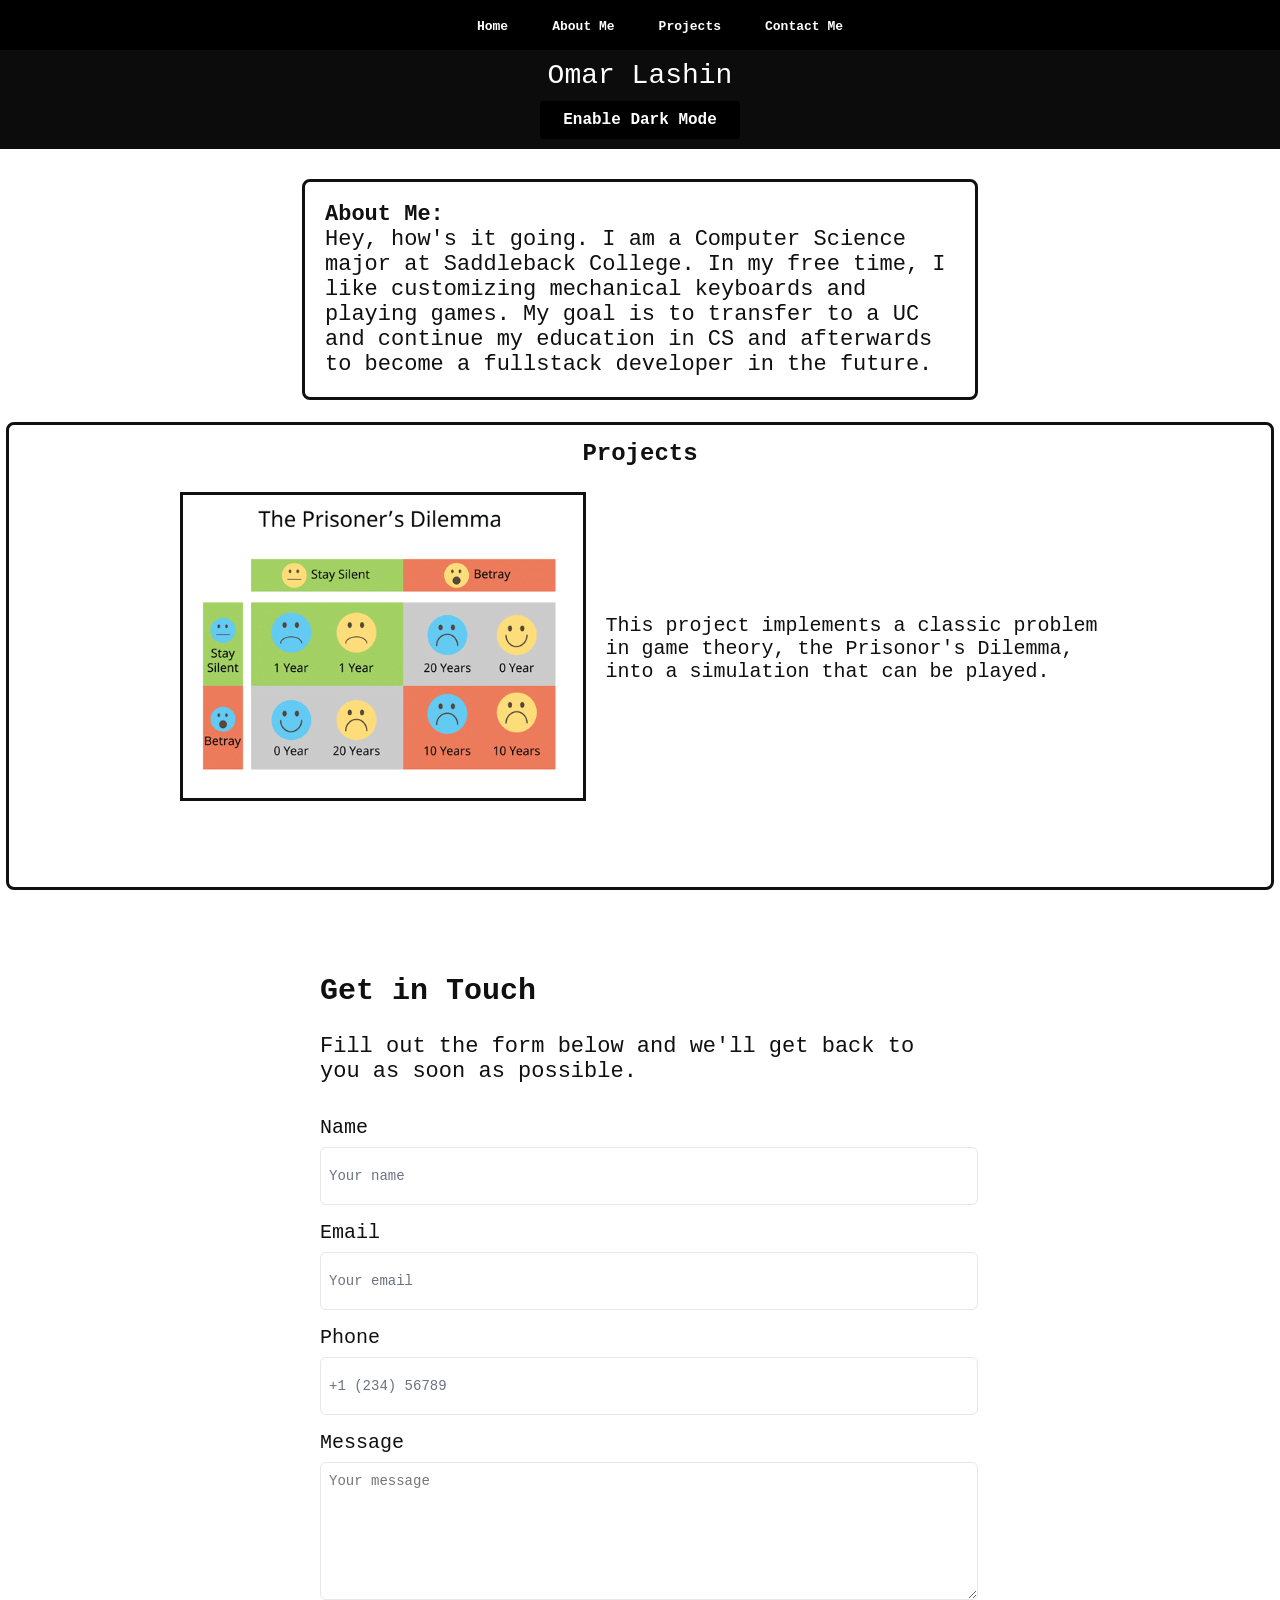
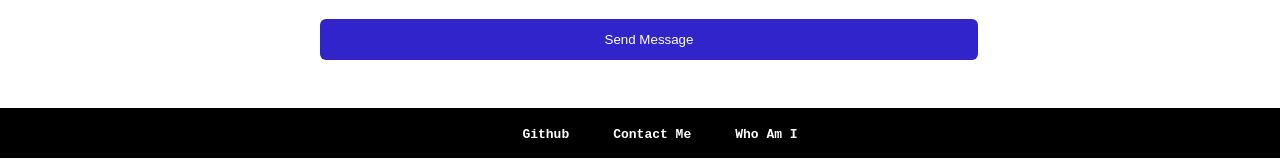
<file: index.html>
<!DOCTYPE html>
<html lang="en">
<head>
  <meta charset="UTF-8">
  <meta name="viewport" content="width=device-width, initial-scale=1.0">
  <title>Portfolio</title>
  <link rel="stylesheet" href="index.css">
  <link rel="stylesheet" href="contact.css">
</head>
<body id="home-section">
  <div class="nav-row">
    <!-- Navigation Bar -->
    <nav>
      <ul>
        <li><a class="home-hyperlink" href="#home-section">Home</a></li>
        <li><a class="about-hyperlink" href="#about-me-section">About Me</a></li>
        <li><a class="projects-hyperlink" href="#projects-section">Projects</a></li>
        <li><a class="contact-hyperlink" href="#contact-section">Contact Me</a></li>
      </ul>
    </nav>
  </div>

  <!-- Header -->
  <div class="header-div">
    <div class="name-row">
      <p class="name">
        Omar Lashin
      </p>  
    </div>
    
    <div class="button-div">
      <button class="light-mode-button" id="toggle-button">
        Enable Dark Mode
      </button>
    </div>
  </div>

  <!-- About Me -->
  <div id="about-me-section" class="about-me-div">
    <div class="abt-me-text-div">
      <p class="about-me">
        <strong>About Me:</strong> </br>
        Hey, how's it going. I am a Computer Science major at Saddleback College.
        In my free time, I like customizing mechanical keyboards and playing games.
        My goal is to transfer to a UC and continue my education in CS
        and afterwards to become a fullstack developer in the future.
      </p>
    </div>
  </div>

  <!-- Projects Section -->
  <div id="projects-section" class="projects-div">
    <div class="project-title-row">
      Projects
    </div>
    <div class="project-details-row">
      <div class="project-image-column">
        <img class="project-image" src="images/prisonors-dilemma-image.png" alt="">
      </div>
      <div class="project-desc-column">
        <p class="project-desc">
          This project implements a classic problem in game theory, 
          the Prisonor's Dilemma, into a simulation that can be played. 
        </p>
      </div>
    </div>
  </div>

  <!-- Contact Section -->
  <div id="contact-section" class="contact-me-row">
    <div class="contact-me-area">
      <!-- 
    This is a working contact form. To receive email, 
    Replace YOUR_ACCESS_KEY_HERE with your actual Access Key.

    Create Access Key here 👉 https://web3forms.com/
 -->

      <section class="contact-section">
        <div class="contact-intro">
          <h2 class="contact-title">Get in Touch</h2>
          <p class="contact-description">
            Fill out the form below and we'll get back to you as soon as possible.
          </p>
        </div>

        <!-- Web3 Code -->
        <form class="contact-form" action="https://api.web3forms.com/submit" method="POST">
          <input type="hidden" name="access_key" value="6acf8aa8-409a-4f58-a578-3fa97d0c8a61" />
          <input type="hidden" name="subject" value="New Contact Form Submission from Web3Forms" />
          <input type="hidden" name="from_name" value="My Website" />
          <!-- More custom ization options available in the docs: https://docs.web3forms.com -->
          <div class="form-group-container">
            <div class="form-group">
              <label for="name" class="form-label">Name</label>
              <input id="name" name="name" class="form-input" placeholder="Your name" type="text" />
            </div>
            <div class="form-group">
              <label for="email" class="form-label">Email</label>
              <input id="email" name="email" class="form-input" placeholder="Your email" type="email" />
            </div>
            <div class="form-group">
              <label for="phone" class="form-label">Phone</label>
              <input id="phone" name="phone" class="form-input" placeholder="+1 (234) 56789" type="text" />
            </div>
            <div class="form-group">
              <label for="message" class="form-label">Message</label>
              <textarea class="form-textarea" id="message" name="message" placeholder="Your message"></textarea>
            </div>
          </div>
          <button class="form-submit" type="submit">Send Message</button>
        </form>
      </section>
      <!-- End of Web3 Code -->
    </div>
  </div>
  <!-- Footer -->
  <div class="footer-section">
    <footer>
      <ul>
        <li><a class="github-hyperlink" href="https://github.com/olashin1" target="_blank">Github</a></li>
        <li><a class="contact-hyperlink" href="#contact-section">Contact Me</a></li>
        <li><a class="about-hyperlink" href="#about-me-section">Who Am I</a></li>
      </ul>
    </footer>
  </div>

</body>
<script src="index.js"></script>
</html>
</file>
<file: index.css>
p, li, a{
  font-family: monospace;
  margin-top: 0;
  margin-bottom: 0;
}

html{
  scroll-behavior: smooth;
}

body{
  margin: 0;
}

.header-div{
  background-color: rgb(12, 12, 12);
}

.name-row{
  padding-top: 10px;
}

.name-row, .button-div, .about-me-div, .contact-me-row{
  display: inline-block;
  display: flex;
  align-items: center;
  justify-content: center;
}

.name{
  font-size: 28px;
  text-align: center;
  color: white;
}

.button-div{
  margin-top: 0;
  margin-bottom: 0;
  padding-top: 10px;
  padding-bottom: 10px;
}

body{
  transition: 0.3s;
}


#toggle-button {
  padding-top: 10px;
  padding-bottom: 10px;
  width: 200px;
  font-family: monospace;
  border-style: none;
  font-weight: bold;
  font-size: 16px;
  border-radius: 4px;
  transition: 0.3s;
  cursor: pointer;
}


.about-me-div{
  margin-top: 10px;
  border-style: none;
  border-radius: 8px;
}

.abt-me-text-div{
  border-style: solid;
  width: 630px;
  display: inline-block;
  margin-top: 20px;
  margin-bottom: 20px;
  padding: 20px 20px 20px 20px;
  border-radius: 8px;
  font-size: 22px;
}

.projects-div{
  border-style: solid;
  border-radius: 8px;
  margin-top: 2px;
  margin-left: 6px;
  margin-right: 6px;
  padding-bottom: 50px;
}

.project-title-row{
  font-family: monospace;
  font-weight: bold;
  font-size: 24px;
  text-align: center;
  margin-top: 15px;
  margin-bottom: 15px;
}

.project-image-column{
  display: inline-block;
}

.project-details-row{
  display: flex;
  justify-content: center;
  align-items: center;
  margin-bottom: 22px;
}

.project-image{
  border-style: solid;
  display: inline-block;
  margin-top: 10px;
  margin-bottom: 10px;
  margin-left: 5px;
  margin-right: 5px;
  width: 400px;
  height: auto;
}

.project-desc-column{
  display: inline-block;
  margin-left: 15px;
}

.project-desc{
  font-size: 20px;
  width: 500px;
}

.contact-me-row{
  margin-top: 10px;
  border-style: none;
  border-radius: 8px;
}

.footer-section{
  background-color: black;
  color: white;
}

.nav-row{
  background-color: black;
}

nav, footer{
  display: flex;
  align-items: center;
  justify-content: center;
}

.home-hyperlink, .about-hyperlink, .projects-hyperlink, .contact-hyperlink, .github-hyperlink{
  padding-top: 10px;
  padding-bottom: 10px;
  padding-left: 20px;
  padding-right: 20px;
  text-align: center;
  width: 200px;
  transition: 0.15s;
  font-weight: bold;
}

a:hover{
  background-color: rgb(95,95,95);
  border-radius: 4px;
}

li{
  display: inline;
}

li a{
  text-decoration: none;
  color: white;
}

body.dark-mode {
  background-color: rgb(16, 16, 16);
  color: white;
}

body.light-mode{
  background-color: white;
  color: rgb(16, 16, 16);
}
button.light-mode-button {
  color: white;
  background-color: black;
}

button.dark-mode-button{
  color: black;
  background-color: white;
}
</file>
<file: contact.css>
p, h2, input, label{
  font-family: monospace;
}

label{
  font-size: 20px;
}

.contact-section {
  width: 100%;
  max-width: 40rem;
  margin-left: auto;
  margin-right: auto;
  padding: 3rem 1rem;
  justify-content: center;
  align-items: center;
}

.contact-intro > * + * {
  margin-top: 1rem;
}

.contact-title {
  font-size: 1.875rem;
  line-height: 2.25rem;
  font-weight: 700;
}

.contact-description {
  font-size: 22px;
}

.form-group-container {
  display: grid;
  gap: 1rem;
  margin-top: 2rem;
}

.form-group {
  display: flex;
  flex-direction: column;
}

.form-label {
  margin-bottom: 0.5rem;
}

.form-input,
.form-textarea {
  padding: 0.5rem;
  border: 1px solid #e5e7eb;
  display: flex;
  height: 2.5rem;
  width: 100%;
  border-radius: 0.375rem;
  font-size: 0.875rem;
  line-height: 1.25rem;
}

.form-input::placeholder,
.form-textarea:focus-visible {
  color: #6b7280;
}

.form-input:focus-visible,
.form-textarea:focus-visible {
  outline: 2px solid #2563eb;
  outline-offset: 2px;
}

.form-textarea {
  min-height: 120px;
}

.form-submit {
  width: 658px;
  margin-top: 1.2rem;
  background-color: #3124ca;
  color: #fff;
  padding: 13px 5px;
  border-radius: 0.375rem;
  cursor: pointer;
  border-style: none;
}
</file>
